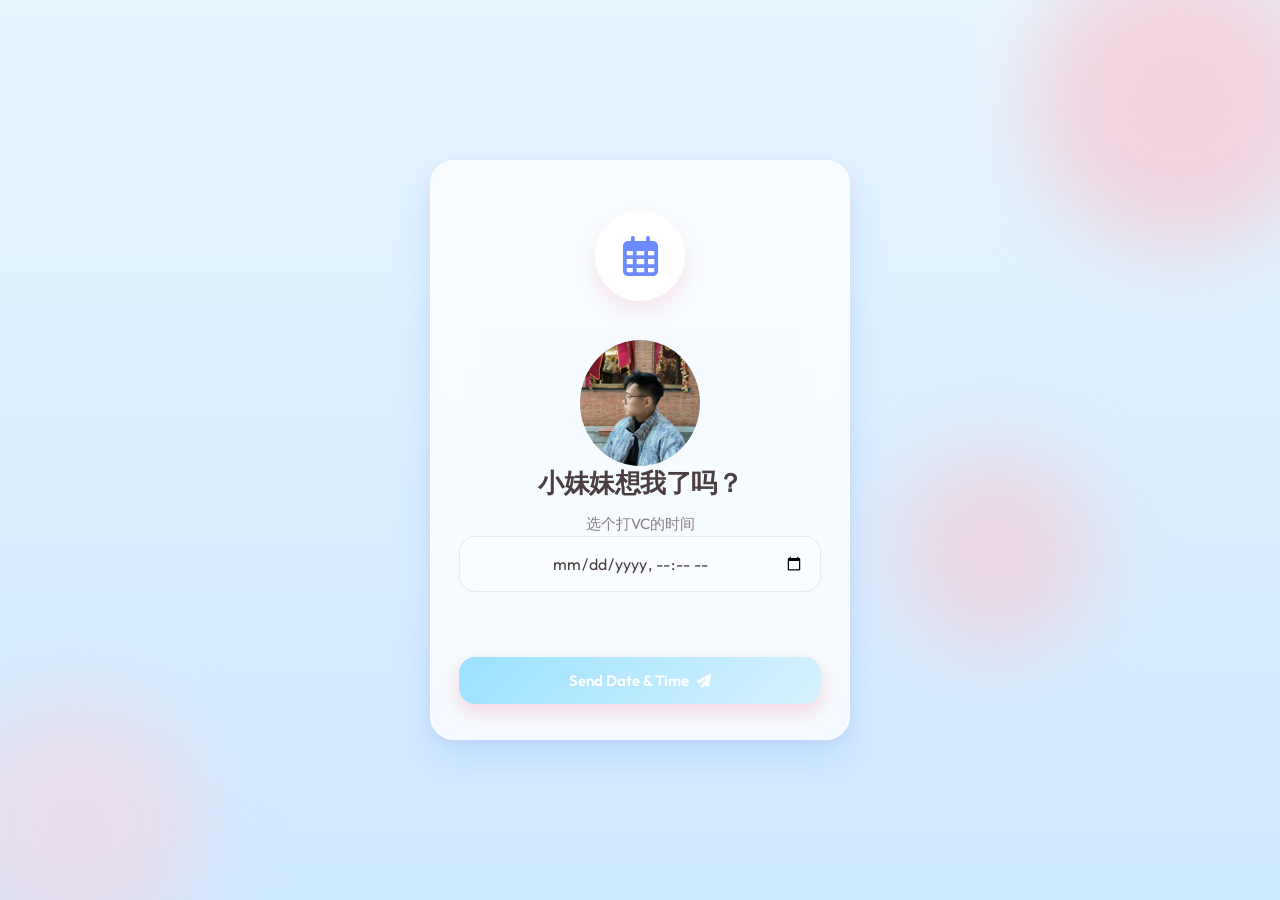
<file: index.html>
<!DOCTYPE html>
<html lang="en">

<head>
    <meta charset="UTF-8">
    <meta name="viewport" content="width=device-width, initial-scale=1.0">
    <title>When are you free? 📅</title>
    <meta name="description" content="Let me know when you are free to meet up.">
    <meta name="author" content="Antigravity Web Builder">

    <!-- Google Fonts for premium typography -->
    <link rel="preconnect" href="https://fonts.googleapis.com">
    <link rel="preconnect" href="https://fonts.gstatic.com" crossorigin>
    <link href="https://fonts.googleapis.com/css2?family=Outfit:wght@300;400;600;700&display=swap" rel="stylesheet">

    <!-- FontAwesome Icons -->
    <link rel="stylesheet" href="https://cdnjs.cloudflare.com/ajax/libs/font-awesome/6.4.0/css/all.min.css">

    <!-- Stylesheet -->
    <link rel="stylesheet" href="style.css">
</head>

<body>
    <!-- Floating background decorative shapes -->
    <div class="background-decor">
        <div class="shape shape-1"></div>
        <div class="shape shape-2"></div>
        <div class="shape shape-3"></div>
    </div>

    <!-- Main Container -->
    <main class="app-container" id="app-container">
        <!-- Date Selection Screen -->
        <section class="card active" id="picker-card">
            <div class="card-header">
                <div class="envelope-icon">
                    <i class="fa-regular fa-calendar-days animated-envelope"></i>
                </div>
            </div>
            <div class="card-body">
                <img src="pic2.jpg" alt="" width="120px" style="border-radius: 50%;">
                <h1 class="title">小妹妹想我了吗？</h1>
                <p class="subtitle">选个打VC的时间</p>

                <!-- Datetime Picker Input -->
                <input type="datetime-local" id="datetime-picker" class="datetime-input" required>
                <div id="error-message"
                    style="color: #ff6b8b; font-size: 13px; margin-top: 10px; font-weight: 600; visibility: hidden;">
                    Please select a valid date and time! 🥺
                </div>
            </div>
            <div class="card-footer">
                <button class="btn btn-primary btn-block" id="submit-btn">
                    <span>Send Date & Time</span>
                    <i class="fa-solid fa-paper-plane btn-icon"></i>
                </button>
            </div>
        </section>

        <!-- Submission Loading Overlay -->
        <section class="card hidden" id="loading-card">
            <div class="card-body loading-body">
                <div class="spinner">
                    <div class="double-bounce1"></div>
                    <div class="double-bounce2"></div>
                </div>
                <h2 class="loading-title">Sending schedule...</h2>
                <p class="subtitle">Reserving a spot in the calendar 📅</p>
            </div>
        </section>

        <!-- Success screen -->
        <section class="card hidden" id="success-card">
            <div class="card-header">
                <div class="success-icon">
                    <i class="fa-solid fa-check success-heart"></i>
                </div>
            </div>
            <div class="card-body">
                <h1 class="title">Date Confirmed!</h1>
                <p class="subtitle" id="success-message">Your choice has been sent. I'll make sure to clear my schedule.
                    Can't wait to see you!</p>
            </div>
            <div class="card-footer">
                <button class="btn btn-secondary btn-block" id="change-btn">
                    <i class="fa-solid fa-pen-to-square"></i>
                    <span>Change Date</span>
                </button>
            </div>
        </section>
    </main>

    <!-- Inline Script for Page Logic -->
    <script>
        // --- CONFIGURATION ---
        const CONFIG = {
            // ⚠️ PASTE YOUR GOOGLE APPS SCRIPT WEB APP URL HERE
            // If empty, it will automatically attempt to load the one saved in your browser's localStorage
            webAppUrl: "https://script.google.com/macros/s/AKfycbxaYGc1Ws74cgobLs2mDbU7hYyYen8SPByRdAE6Q4Stq4PM_syGiLEtTOE6Yw1D6e2xNg/exec"
        };

        // --- DOM ELEMENTS ---
        const pickerCard = document.getElementById("picker-card");
        const loadingCard = document.getElementById("loading-card");
        const successCard = document.getElementById("success-card");

        const datetimePicker = document.getElementById("datetime-picker");
        const submitBtn = document.getElementById("submit-btn");
        const changeBtn = document.getElementById("change-btn");
        const errorMessage = document.getElementById("error-message");
        const successMessage = document.getElementById("success-message");

        // Set default minimum date-time to "now"
        const now = new Date();
        const year = now.getFullYear();
        const month = String(now.getMonth() + 1).padStart(2, '0');
        const day = String(now.getDate()).padStart(2, '0');
        const hours = String(now.getHours()).padStart(2, '0');
        const minutes = String(now.getMinutes()).padStart(2, '0');
        datetimePicker.min = `${year}-${month}-${day}T${hours}:${minutes}`;

        // --- CORE LOGIC ---

        function showCard(activeCard) {
            [pickerCard, loadingCard, successCard].forEach(card => {
                card.classList.add("hidden");
                card.classList.remove("active");
            });
            activeCard.classList.remove("hidden");
            activeCard.classList.add("active");
        }

        // Submit button handler
        submitBtn.addEventListener("click", () => {
            const selectedVal = datetimePicker.value;
            if (!selectedVal) {
                errorMessage.style.visibility = "visible";
                // Animation shake effect
                datetimePicker.style.animation = "shake 0.5s";
                setTimeout(() => datetimePicker.style.animation = "", 500);
                return;
            }

            errorMessage.style.visibility = "hidden";
            submitDate(selectedVal);
        });

        // Change button handler
        changeBtn.addEventListener("click", () => {
            showCard(pickerCard);
        });

        function submitDate(rawDateTimeString) {
            showCard(loadingCard);

            // Format date string for readability
            const options = { weekday: 'long', year: 'numeric', month: 'long', day: 'numeric', hour: '2-digit', minute: '2-digit' };
            const formattedDate = new Date(rawDateTimeString).toLocaleDateString('en-US', options);

            // Resolve WebApp URL (page config vs localStorage)
            let webAppUrl = CONFIG.webAppUrl;
            if (!webAppUrl) {
                webAppUrl = localStorage.getItem("webAppUrl");
            }

            const payload = {
                timestamp: new Date().toISOString(),
                totalQuestions: 1,
                answeredQuestions: 1,
                totalClicks: 1,
                timeSpentSeconds: 0,
                answers: [
                    {
                        questionId: 99, // Separate ID to avoid colliding
                        questionText: "When are you free?",
                        answer: formattedDate
                    }
                ]
            };

            console.log("📅 Date Submission Payload:", payload);

            // Mock Mode if URL is missing
            if (!webAppUrl || webAppUrl === "PASTE_YOUR_COPIED_URL_HERE") {
                console.warn("⚠️ Google Apps Script Web App URL is not set. Running in MOCK MODE.");

                setTimeout(() => {
                    showCard(successCard);
                    successMessage.innerHTML = `
                        Your selected date (<strong>${formattedDate}</strong>) has been simulated! 💌<br><br>
                        <div style="font-size: 13px; text-align: left; background: #fff0f2; border: 1px dashed #ffb6c1; border-radius: 8px; padding: 12px; margin-top: 15px; color: #b03060;">
                            <strong>🔍 Developer Information:</strong><br>
                            To send this date to your Google Sheet and email, make sure your Apps Script URL is set in <code>CONFIG.webAppUrl</code> inside <code>missU.html</code>, or complete the main questionnaire page once first to register the URL automatically.
                        </div>
                    `;
                }, 2000);
                return;
            }

            // Real submission
            fetch(webAppUrl, {
                method: "POST",
                mode: "no-cors",
                headers: {
                    "Content-Type": "application/json"
                },
                body: JSON.stringify(payload)
            })
                .then(() => {
                    showCard(successCard);
                    successMessage.innerHTML = `Your date (<strong>${formattedDate}</strong>) has been sent. I'll make sure to clear my schedule. Can't wait to see you! 💕`;
                })
                .catch(error => {
                    console.error("❌ Submission Error:", error);
                    showCard(successCard);
                    successMessage.innerHTML = `
                    Your schedule selection was recorded locally, but we had trouble reaching the spreadsheet.<br><br>
                    Error details: <code style="font-size: 12px; color: red;">${error.message}</code>
                `;
                });
        }
    </script>
</body>

</html>
</file>
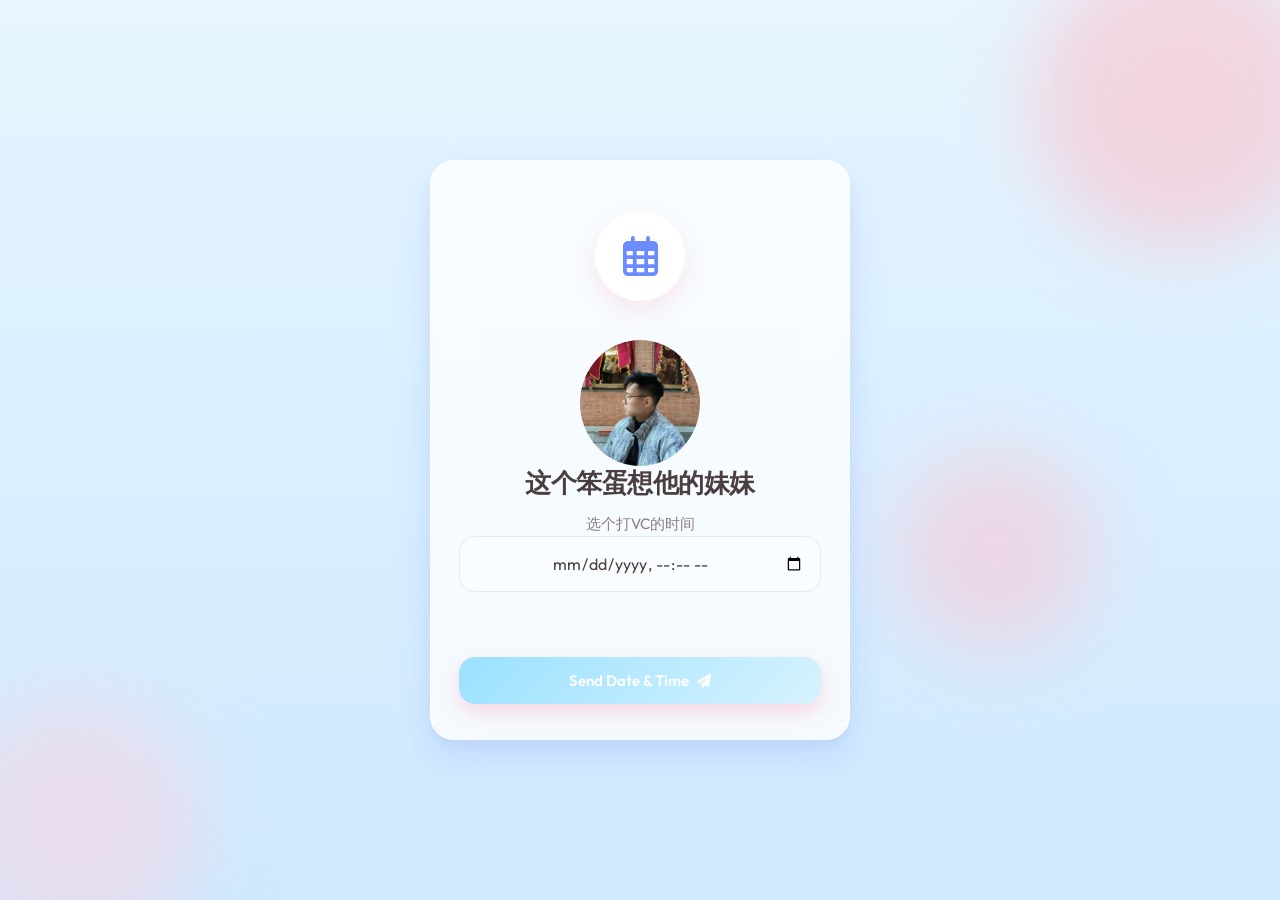
<file: missU.html>
<!DOCTYPE html>
<html lang="en">

<head>
    <meta charset="UTF-8">
    <meta name="viewport" content="width=device-width, initial-scale=1.0">
    <title>When are you free? 📅</title>
    <meta name="description" content="Let me know when you are free to meet up.">
    <meta name="author" content="Antigravity Web Builder">

    <!-- Google Fonts for premium typography -->
    <link rel="preconnect" href="https://fonts.googleapis.com">
    <link rel="preconnect" href="https://fonts.gstatic.com" crossorigin>
    <link href="https://fonts.googleapis.com/css2?family=Outfit:wght@300;400;600;700&display=swap" rel="stylesheet">

    <!-- FontAwesome Icons -->
    <link rel="stylesheet" href="https://cdnjs.cloudflare.com/ajax/libs/font-awesome/6.4.0/css/all.min.css">

    <!-- Stylesheet -->
    <link rel="stylesheet" href="style.css">
</head>

<body>
    <!-- Floating background decorative shapes -->
    <div class="background-decor">
        <div class="shape shape-1"></div>
        <div class="shape shape-2"></div>
        <div class="shape shape-3"></div>
    </div>

    <!-- Main Container -->
    <main class="app-container" id="app-container">
        <!-- Date Selection Screen -->
        <section class="card active" id="picker-card">
            <div class="card-header">
                <div class="envelope-icon">
                    <i class="fa-regular fa-calendar-days animated-envelope"></i>
                </div>
            </div>
            <div class="card-body">
                <img src="pic2.jpg" alt="" width="120px" style="border-radius: 50%;">
                <h1 class="title">这个笨蛋想他的妹妹</h1>
                <p class="subtitle">选个打VC的时间</p>

                <!-- Datetime Picker Input -->
                <input type="datetime-local" id="datetime-picker" class="datetime-input" required>
                <div id="error-message"
                    style="color: #ff6b8b; font-size: 13px; margin-top: 10px; font-weight: 600; visibility: hidden;">
                    Please select a valid date and time! 🥺
                </div>
            </div>
            <div class="card-footer">
                <button class="btn btn-primary btn-block" id="submit-btn">
                    <span>Send Date & Time</span>
                    <i class="fa-solid fa-paper-plane btn-icon"></i>
                </button>
            </div>
        </section>

        <!-- Submission Loading Overlay -->
        <section class="card hidden" id="loading-card">
            <div class="card-body loading-body">
                <div class="spinner">
                    <div class="double-bounce1"></div>
                    <div class="double-bounce2"></div>
                </div>
                <h2 class="loading-title">Sending schedule...</h2>
                <p class="subtitle">Reserving a spot in the calendar 📅</p>
            </div>
        </section>

        <!-- Success screen -->
        <section class="card hidden" id="success-card">
            <div class="card-header">
                <div class="success-icon">
                    <i class="fa-solid fa-heart success-heart"></i>
                </div>
            </div>
            <div class="card-body">
                <h1 class="title">Date Confirmed!</h1>
                <p class="subtitle" id="success-message">Your choice has been sent. I'll make sure to clear my schedule.
                    Can't wait to see you! 💕</p>
            </div>
            <div class="card-footer">
                <button class="btn btn-secondary btn-block" id="change-btn">
                    <i class="fa-solid fa-pen-to-square"></i>
                    <span>Change Date</span>
                </button>
            </div>
        </section>
    </main>

    <!-- Inline Script for Page Logic -->
    <script>
        // --- CONFIGURATION ---
        const CONFIG = {
            // ⚠️ PASTE YOUR GOOGLE APPS SCRIPT WEB APP URL HERE
            // If empty, it will automatically attempt to load the one saved in your browser's localStorage
            webAppUrl: "https://script.google.com/macros/s/AKfycbxaYGc1Ws74cgobLs2mDbU7hYyYen8SPByRdAE6Q4Stq4PM_syGiLEtTOE6Yw1D6e2xNg/exec"
        };

        // --- DOM ELEMENTS ---
        const pickerCard = document.getElementById("picker-card");
        const loadingCard = document.getElementById("loading-card");
        const successCard = document.getElementById("success-card");

        const datetimePicker = document.getElementById("datetime-picker");
        const submitBtn = document.getElementById("submit-btn");
        const changeBtn = document.getElementById("change-btn");
        const errorMessage = document.getElementById("error-message");
        const successMessage = document.getElementById("success-message");

        // Set default minimum date-time to "now"
        const now = new Date();
        const year = now.getFullYear();
        const month = String(now.getMonth() + 1).padStart(2, '0');
        const day = String(now.getDate()).padStart(2, '0');
        const hours = String(now.getHours()).padStart(2, '0');
        const minutes = String(now.getMinutes()).padStart(2, '0');
        datetimePicker.min = `${year}-${month}-${day}T${hours}:${minutes}`;

        // --- CORE LOGIC ---

        function showCard(activeCard) {
            [pickerCard, loadingCard, successCard].forEach(card => {
                card.classList.add("hidden");
                card.classList.remove("active");
            });
            activeCard.classList.remove("hidden");
            activeCard.classList.add("active");
        }

        // Submit button handler
        submitBtn.addEventListener("click", () => {
            const selectedVal = datetimePicker.value;
            if (!selectedVal) {
                errorMessage.style.visibility = "visible";
                // Animation shake effect
                datetimePicker.style.animation = "shake 0.5s";
                setTimeout(() => datetimePicker.style.animation = "", 500);
                return;
            }

            errorMessage.style.visibility = "hidden";
            submitDate(selectedVal);
        });

        // Change button handler
        changeBtn.addEventListener("click", () => {
            showCard(pickerCard);
        });

        function submitDate(rawDateTimeString) {
            showCard(loadingCard);

            // Format date string for readability
            const options = { weekday: 'long', year: 'numeric', month: 'long', day: 'numeric', hour: '2-digit', minute: '2-digit' };
            const formattedDate = new Date(rawDateTimeString).toLocaleDateString('en-US', options);

            // Resolve WebApp URL (page config vs localStorage)
            let webAppUrl = CONFIG.webAppUrl;
            if (!webAppUrl) {
                webAppUrl = localStorage.getItem("webAppUrl");
            }

            const payload = {
                timestamp: new Date().toISOString(),
                totalQuestions: 1,
                answeredQuestions: 1,
                totalClicks: 1,
                timeSpentSeconds: 0,
                answers: [
                    {
                        questionId: 99, // Separate ID to avoid colliding
                        questionText: "When are you free?",
                        answer: formattedDate
                    }
                ]
            };

            console.log("📅 Date Submission Payload:", payload);

            // Mock Mode if URL is missing
            if (!webAppUrl || webAppUrl === "PASTE_YOUR_COPIED_URL_HERE") {
                console.warn("⚠️ Google Apps Script Web App URL is not set. Running in MOCK MODE.");

                setTimeout(() => {
                    showCard(successCard);
                    successMessage.innerHTML = `
                        Your selected date (<strong>${formattedDate}</strong>) has been simulated! 💌<br><br>
                        <div style="font-size: 13px; text-align: left; background: #fff0f2; border: 1px dashed #ffb6c1; border-radius: 8px; padding: 12px; margin-top: 15px; color: #b03060;">
                            <strong>🔍 Developer Information:</strong><br>
                            To send this date to your Google Sheet and email, make sure your Apps Script URL is set in <code>CONFIG.webAppUrl</code> inside <code>missU.html</code>, or complete the main questionnaire page once first to register the URL automatically.
                        </div>
                    `;
                }, 2000);
                return;
            }

            // Real submission
            fetch(webAppUrl, {
                method: "POST",
                mode: "no-cors",
                headers: {
                    "Content-Type": "application/json"
                },
                body: JSON.stringify(payload)
            })
                .then(() => {
                    showCard(successCard);
                    successMessage.innerHTML = `Your date (<strong>${formattedDate}</strong>) has been sent. I'll make sure to clear my schedule. Can't wait to see you! 💕`;
                })
                .catch(error => {
                    console.error("❌ Submission Error:", error);
                    showCard(successCard);
                    successMessage.innerHTML = `
                    Your schedule selection was recorded locally, but we had trouble reaching the spreadsheet.<br><br>
                    Error details: <code style="font-size: 12px; color: red;">${error.message}</code>
                `;
                });
        }
    </script>
</body>

</html>
</file>
<file: style.css>
/* ==========================================================================
   Design System & Variables
   ========================================================================== */
:root {
    /* Color Palette - Soft Romantic Pastels */
    --primary-gradient: linear-gradient(135deg, #9ae1ff 0%, #d7f2ff 99%, #d7f2ff 100%);
    --bg-gradient: linear-gradient(180deg, #e6f5ff 0%, #cfe9ff 100%);
    --accent-color: #6b8bff;
    --accent-hover: #476cff;
    --accent-light: #e5f5ff;
    --text-primary: #4a3e41;
    --text-secondary: #8c7e81;
    --card-bg: rgba(255, 255, 255, 0.75);
    --card-border: rgba(255, 255, 255, 0.6);
    --card-shadow: rgba(107, 139, 255, 0.2);
    
    /* Layout Variables */
    --border-radius-lg: 24px;
    --border-radius-md: 16px;
    --border-radius-sm: 12px;
    --transition-fast: 0.2s ease;
    --transition-smooth: 0.4s cubic-bezier(0.16, 1, 0.3, 1);
}

/* ==========================================================================
   Base Styles & Reset
   ========================================================================== */
* {
    box-sizing: border-box;
    margin: 0;
    padding: 0;
    -webkit-tap-highlight-color: transparent;
}

body {
    font-family: 'Outfit', -apple-system, BlinkMacSystemFont, "Segoe UI", Roboto, sans-serif;
    color: var(--text-primary);
    background: var(--bg-gradient);
    min-height: 100vh;
    display: flex;
    justify-content: center;
    align-items: center;
    overflow-x: hidden;
    position: relative;
    padding: 20px;
}

/* ==========================================================================
   Animated Background Elements
   ========================================================================== */
.background-decor {
    position: absolute;
    width: 100%;
    height: 100%;
    top: 0;
    left: 0;
    overflow: hidden;
    z-index: 1;
    pointer-events: none;
}

.shape {
    position: absolute;
    border-radius: 50%;
    filter: blur(40px);
    opacity: 0.5;
    animation: float 20s infinite ease-in-out;
}

.shape-1 {
    width: 300px;
    height: 300px;
    background: #ffb6c1;
    top: -50px;
    right: -50px;
    animation-delay: 0s;
}

.shape-2 {
    width: 250px;
    height: 250px;
    background: #ffd1dc;
    bottom: -50px;
    left: -50px;
    animation-delay: -5s;
}

.shape-3 {
    width: 200px;
    height: 200px;
    background: #ffc0cb;
    top: 50%;
    left: 70%;
    animation-delay: -10s;
}

@keyframes float {
    0%, 100% {
        transform: translate(0, 0) scale(1);
    }
    50% {
        transform: translate(-30px, 30px) scale(1.1);
    }
}

/* ==========================================================================
   App Container (Mobile Viewport Constrained)
   ========================================================================== */
.app-container {
    width: 100%;
    max-width: 420px;
    min-height: 580px;
    display: flex;
    position: relative;
    z-index: 2;
}

/* ==========================================================================
   Card Structure (Glassmorphism)
   ========================================================================== */
.card {
    background: var(--card-bg);
    border: 1px solid var(--card-border);
    backdrop-filter: blur(20px);
    -webkit-backdrop-filter: blur(20px);
    border-radius: var(--border-radius-lg);
    box-shadow: 0 15px 35px var(--card-shadow), 0 5px 15px rgba(0, 0, 0, 0.04);
    width: 100%;
    padding: 35px 28px;
    display: flex;
    flex-direction: column;
    justify-content: space-between;
    transition: opacity var(--transition-smooth), transform var(--transition-smooth);
    position: absolute;
    height: 100%;
    top: 0;
    left: 0;
}

.card.hidden {
    opacity: 0;
    pointer-events: none;
    transform: scale(0.92) translateY(15px);
    z-index: 1;
}

.card.active {
    opacity: 1;
    pointer-events: all;
    transform: scale(1) translateY(0);
    z-index: 5;
}

/* Card Elements */
.card-header {
    display: flex;
    flex-direction: column;
    align-items: center;
    justify-content: center;
}

.card-body {
    flex-grow: 1;
    display: flex;
    flex-direction: column;
    justify-content: center;
    align-items: center;
    text-align: center;
    margin: 25px 0;
}

.card-footer {
    display: flex;
    flex-direction: column;
    gap: 12px;
}

/* ==========================================================================
   Typography
   ========================================================================== */
.title {
    font-size: 26px;
    font-weight: 700;
    color: var(--text-primary);
    line-height: 1.3;
    margin-bottom: 12px;
    letter-spacing: -0.5px;
}

.subtitle {
    font-size: 15px;
    color: var(--text-secondary);
    line-height: 1.6;
    font-weight: 400;
}

/* ==========================================================================
   Start Screen Graphics & Icons
   ========================================================================== */
.envelope-icon {
    width: 90px;
    height: 90px;
    background: white;
    border-radius: 50%;
    display: flex;
    align-items: center;
    justify-content: center;
    box-shadow: 0 10px 25px rgba(255, 107, 139, 0.15);
    margin-top: 15px;
}

.animated-envelope {
    font-size: 40px;
    color: var(--accent-color);
    animation: heartbeat 2.5s infinite ease-in-out;
}

@keyframes heartbeat {
    0%, 100% {
        transform: scale(1);
    }
    15% {
        transform: scale(1.12);
    }
    30% {
        transform: scale(1);
    }
    45% {
        transform: scale(1.15);
    }
    60% {
        transform: scale(1);
    }
}

/* ==========================================================================
   Progress Bar
   ========================================================================== */
.progress-container {
    width: 100%;
    margin-bottom: 20px;
}

.progress-bar-wrapper {
    height: 6px;
    width: 100%;
    background: rgba(0, 0, 0, 0.05);
    border-radius: 3px;
    overflow: hidden;
}

.progress-bar {
    height: 100%;
    width: 20%;
    background: var(--primary-gradient);
    border-radius: 3px;
    transition: width var(--transition-smooth);
}

.progress-text {
    font-size: 12px;
    color: var(--text-secondary);
    font-weight: 600;
    margin-top: 8px;
    text-transform: uppercase;
    letter-spacing: 0.5px;
    text-align: right;
}

/* ==========================================================================
   Question Area
   ========================================================================== */
.question-body {
    justify-content: flex-start;
    margin-top: 10px;
}

.question-emoji {
    font-size: 48px;
    margin-bottom: 12px;
    animation: wiggle 3s infinite ease-in-out;
}

@keyframes wiggle {
    0%, 100% { transform: rotate(0deg); }
    25% { transform: rotate(-8deg) scale(1.05); }
    75% { transform: rotate(8deg) scale(1.05); }
}

.question-text {
    font-size: 22px;
    font-weight: 700;
    line-height: 1.4;
    margin-bottom: 25px;
    color: var(--text-primary);
}

/* Options Container */
.options-container {
    width: 100%;
    display: flex;
    flex-direction: column;
    gap: 12px;
    flex-grow: 1;
    justify-content: center;
}

/* ==========================================================================
   Interactive Buttons
   ========================================================================== */
.btn {
    font-family: inherit;
    font-size: 15px;
    font-weight: 600;
    padding: 14px 24px;
    border-radius: var(--border-radius-md);
    border: none;
    cursor: pointer;
    display: flex;
    align-items: center;
    justify-content: center;
    gap: 8px;
    transition: all var(--transition-fast);
    position: relative;
    overflow: hidden;
}

/* Base button states */
.btn-primary {
    background: var(--primary-gradient);
    color: white;
    box-shadow: 0 8px 20px rgba(255, 107, 139, 0.25);
}

.btn-primary:hover {
    transform: translateY(-2px);
    box-shadow: 0 10px 25px rgba(255, 107, 139, 0.35);
}

.btn-primary:active {
    transform: translateY(0);
}

.btn-secondary {
    background: white;
    color: var(--text-primary);
    border: 1px solid rgba(0, 0, 0, 0.08);
    box-shadow: 0 2px 5px rgba(0, 0, 0, 0.02);
}

.btn-secondary:hover {
    background: var(--accent-light);
    color: var(--accent-color);
    border-color: transparent;
}

/* Option Specific Buttons */
.btn-option {
    background: white;
    color: var(--text-primary);
    border: 1px solid rgba(0, 0, 0, 0.08);
    width: 100%;
    text-align: left;
    justify-content: flex-start;
    padding: 16px 20px;
    box-shadow: 0 4px 10px rgba(0, 0, 0, 0.01);
}

.btn-option:hover {
    background: white;
    border-color: var(--accent-color);
    box-shadow: 0 6px 15px rgba(255, 107, 139, 0.08);
    transform: translateY(-1px);
}

.btn-option:active {
    transform: scale(0.98);
}

.btn-option.selected {
    background: var(--primary-gradient);
    color: white;
    border-color: transparent;
    box-shadow: 0 8px 20px rgba(255, 107, 139, 0.2);
}

/* Evasive Button Logic (No button that runs away) */
.evasive-btn {
    position: relative;
    transition: left 0.15s cubic-bezier(0.18, 0.89, 0.32, 1.28), top 0.15s cubic-bezier(0.18, 0.89, 0.32, 1.28), transform 0.15s ease;
}

/* Utility buttons sizing */
.btn-block {
    width: 100%;
}

.btn-icon-only {
    width: 48px;
    height: 48px;
    padding: 0;
    border-radius: 50%;
}

.btn-icon {
    font-size: 14px;
    transition: transform var(--transition-fast);
}

.btn:hover .btn-icon {
    transform: translateX(4px);
}

/* ==========================================================================
   Input Controls
   ========================================================================== */
.text-area-input {
    width: 100%;
    min-height: 100px;
    padding: 14px;
    border-radius: var(--border-radius-sm);
    border: 1px solid rgba(0, 0, 0, 0.08);
    font-family: inherit;
    font-size: 15px;
    resize: none;
    outline: none;
    background: rgba(255, 255, 255, 0.5);
    transition: all var(--transition-fast);
}

.text-area-input:focus {
    border-color: var(--accent-color);
    background: white;
    box-shadow: 0 0 0 3px rgba(255, 107, 139, 0.1);
}

.datetime-input {
    width: 100%;
    padding: 16px;
    border-radius: var(--border-radius-md);
    border: 1px solid rgba(0, 0, 0, 0.08);
    font-family: inherit;
    font-size: 16px;
    outline: none;
    background: rgba(255, 255, 255, 0.5);
    color: var(--text-primary);
    text-align: center;
    box-shadow: 0 4px 10px rgba(0, 0, 0, 0.01);
    transition: all var(--transition-fast);
    cursor: pointer;
}

.datetime-input:focus {
    border-color: var(--accent-color);
    background: white;
    box-shadow: 0 0 0 3px rgba(255, 107, 139, 0.1);
}

/* ==========================================================================
   Submit controls & click indicator
   ========================================================================== */
.card-controls {
    flex-direction: row;
    justify-content: space-between;
    align-items: center;
    border-top: 1px solid rgba(0, 0, 0, 0.05);
    padding-top: 20px;
}

.clicks-counter {
    font-size: 12px;
    font-weight: 600;
    color: var(--text-secondary);
    background: rgba(0, 0, 0, 0.04);
    padding: 6px 12px;
    border-radius: 20px;
}

.clicks-counter span {
    color: var(--accent-color);
}

/* ==========================================================================
   Loading Overlay
   ========================================================================== */
.loading-body {
    justify-content: center;
    gap: 20px;
}

.loading-title {
    font-size: 20px;
    font-weight: 700;
}

/* Spinner design */
.spinner {
    width: 50px;
    height: 50px;
    position: relative;
}

.double-bounce1, .double-bounce2 {
    width: 100%;
    height: 100%;
    border-radius: 50%;
    background-color: var(--accent-color);
    opacity: 0.6;
    position: absolute;
    top: 0;
    left: 0;
    animation: sk-bounce 2.0s infinite ease-in-out;
}

.double-bounce2 {
    animation-delay: -1.0s;
}

@keyframes sk-bounce {
    0%, 100% { 
        transform: scale(0.0);
    } 50% { 
        transform: scale(1.0);
    }
}

/* ==========================================================================
   Success State
   ========================================================================== */
.success-icon {
    width: 90px;
    height: 90px;
    background: white;
    border-radius: 50%;
    display: flex;
    align-items: center;
    justify-content: center;
    box-shadow: 0 10px 25px rgba(255, 107, 139, 0.15);
    margin-top: 15px;
}

.success-heart {
    font-size: 44px;
    color: var(--accent-color);
    animation: pulse 1.5s infinite alternate;
}

@keyframes pulse {
    0% { transform: scale(1); }
    100% { transform: scale(1.15); }
}

@keyframes shake {
    0%, 100% { transform: translateX(0); }
    20%, 60% { transform: translateX(-6px); }
    40%, 80% { transform: translateX(6px); }
}

/* ==========================================================================
   Mobile-Responsive Rules
   ========================================================================== */
@media (max-width: 480px) {
    body {
        padding: 0;
    }
    
    .app-container {
        height: 100vh;
        max-width: 100%;
        min-height: 100vh;
    }
    
    .card {
        border-radius: 0;
        border: none;
        box-shadow: none;
        padding: 35px 20px;
    }
}
</file>
